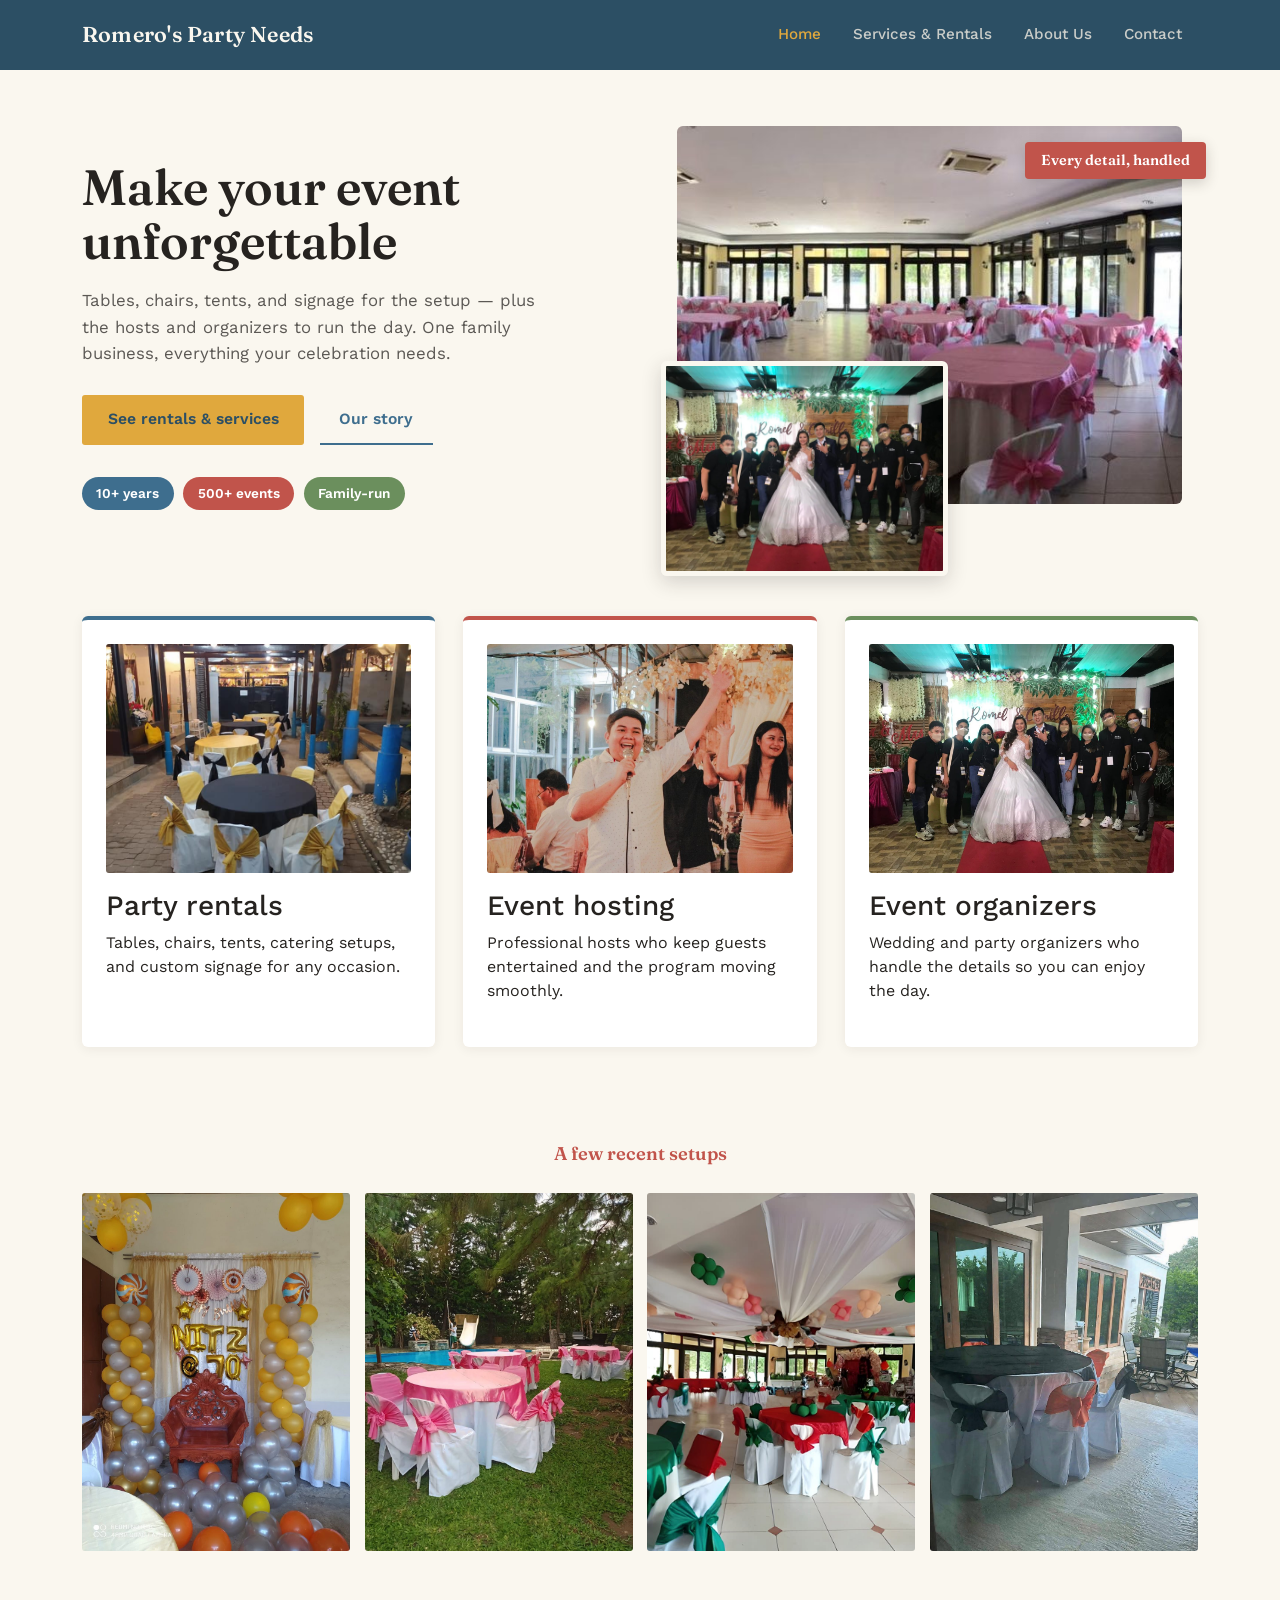
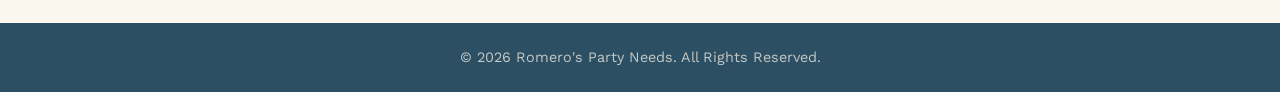
<file: index.html>
<!doctype html>
<html lang="en">
  <head>
    <meta charset="UTF-8" />
    <meta name="viewport" content="width=device-width, initial-scale=1.0" />
    <title>Romero's Party Needs | Home</title>

    <link
      href="https://cdn.jsdelivr.net/npm/bootstrap@5.3.0/dist/css/bootstrap.min.css"
      rel="stylesheet"
    />
    <link
      href="https://fonts.googleapis.com/css2?family=Fraunces:opsz,wght@9..144,500;9..144,600;9..144,700&family=Work+Sans:wght@400;500;600&display=swap"
      rel="stylesheet"
    />
    <link rel="stylesheet" href="assets/css/style.css" />
  </head>
  <body>
    <nav class="navbar navbar-expand-lg sticky-top site-nav">
      <div class="container">
        <a class="navbar-brand" href="index.html">Romero's Party Needs</a>
        <button
          class="navbar-toggler"
          type="button"
          data-bs-toggle="collapse"
          data-bs-target="#navbarNav"
        >
          <span class="navbar-toggler-icon"></span>
        </button>
        <div class="collapse navbar-collapse" id="navbarNav">
          <ul class="navbar-nav ms-auto">
            <li class="nav-item">
              <a class="nav-link active" href="index.html">Home</a>
            </li>
            <li class="nav-item">
              <a class="nav-link" href="services.html"
                >Services &amp; Rentals</a
              >
            </li>
            <li class="nav-item">
              <a class="nav-link" href="about.html">About Us</a>
            </li>
            <li class="nav-item">
              <a class="nav-link" href="contact.html">Contact</a>
            </li>
          </ul>
        </div>
      </div>
    </nav>

    <div class="awning awning--sm" aria-hidden="true"></div>

    <header class="hero">
      <div class="container hero-grid">
        <div class="hero-copy">
          <h1 class="hero-title">Make your event unforgettable</h1>
          <p class="hero-sub">
            Tables, chairs, tents, and signage for the setup — plus the hosts
            and organizers to run the day. One family business, everything your
            celebration needs.
          </p>
          <div class="hero-actions">
            <a href="services.html" class="btn-primary"
              >See rentals &amp; services</a
            >
            <a href="about.html" class="btn-ghost">Our story</a>
          </div>
          <div class="hero-stats">
            <span class="stat-chip stat-chip--blue">10+ years</span>
            <span class="stat-chip stat-chip--red">500+ events</span>
            <span class="stat-chip stat-chip--green">Family-run</span>
          </div>
        </div>
        <div class="hero-collage">
          <img
            class="collage-main"
            src="assets/img/rpn-tbch-4.jpg"
            alt="Elegant banquet hall setup by Romero's Party Needs"
          />
          <img
            class="collage-small"
            src="assets/img/sf-org.jpg"
            alt="Coordinators with a newlywed couple"
          />
          <span class="collage-badge">Every detail, handled</span>
        </div>
      </div>
    </header>

    <section class="offerings container">
      <div class="offerings-row">
        <div class="offering">
          <img
            class="offering-photo"
            src="assets/img/rpn-tbch-5.jpg"
            alt="Table and chair rental setup by Romero's Party Needs"
          />
          <h3>Party rentals</h3>
          <p>
            Tables, chairs, tents, catering setups, and custom signage for any
            occasion.
          </p>
        </div>
        <div class="offering">
          <img
            class="offering-photo"
            src="assets/img/sf-host.jpg"
            alt="Event host on stage at a party"
          />
          <h3>Event hosting</h3>
          <p>
            Professional hosts who keep guests entertained and the program
            moving smoothly.
          </p>
        </div>
        <div class="offering">
          <img
            class="offering-photo"
            src="assets/img/sf-org.jpg"
            alt="Event organizers with a newlywed couple"
          />
          <h3>Event organizers</h3>
          <p>
            Wedding and party organizers who handle the details so you can enjoy
            the day.
          </p>
        </div>
      </div>
    </section>

    <section class="mini-gallery">
      <div class="container">
        <h2 class="section-label section-label--center">A few recent setups</h2>
        <div class="mini-gallery-grid">
          <img
            src="assets/img/rpn-bd-2.jpg"
            alt="Birthday backdrop and balloon decor"
          />
          <img
            src="assets/img/rpn-tbch-2.jpg"
            alt="Poolside reception seating in pink"
          />
          <img
            src="assets/img/rpn-tbch.jpg"
            alt="Christmas party table setup in red and green"
          />
          <img
            src="assets/img/rpn-tbch-3.jpg"
            alt="Poolside patio seating setup"
          />
        </div>
      </div>
    </section>

    <footer class="site-footer">
      <div class="container">
        <p class="mb-0">
          &copy; 2026 Romero's Party Needs. All Rights Reserved.
        </p>
      </div>
    </footer>

    <script src="https://code.jquery.com/jquery-3.7.1.min.js"></script>
    <script src="https://cdn.jsdelivr.net/npm/bootstrap@5.3.0/dist/js/bootstrap.bundle.min.js"></script>
    <script src="assets/js/script.js"></script>
  </body>
</html>
</file>
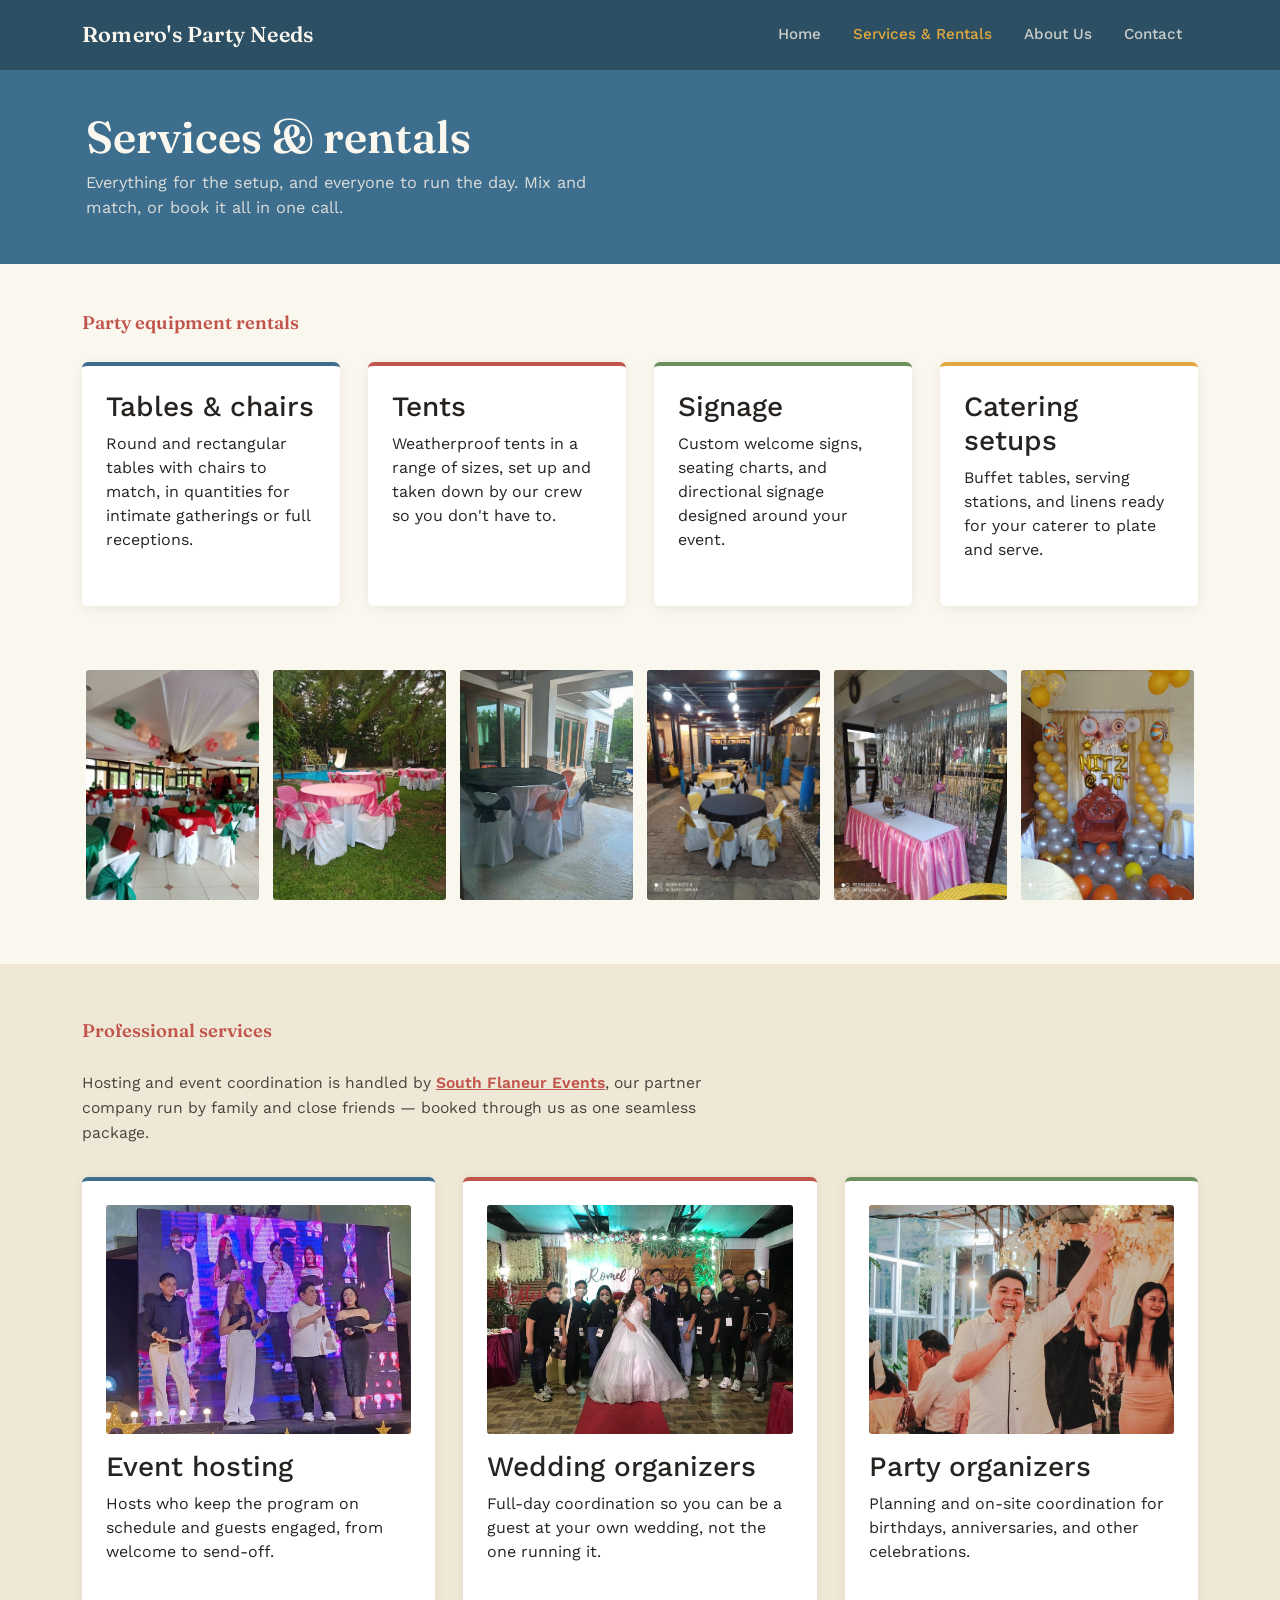
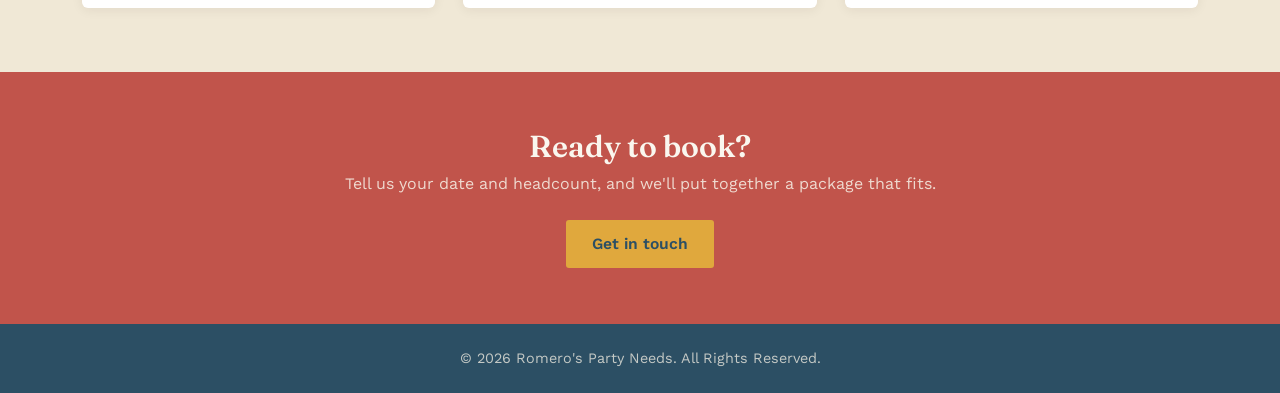
<file: services.html>
<!doctype html>
<html lang="en">
  <head>
    <meta charset="UTF-8" />
    <meta name="viewport" content="width=device-width, initial-scale=1.0" />
    <title>Services &amp; Rentals | Romero's Party Needs</title>

    <link
      href="https://cdn.jsdelivr.net/npm/bootstrap@5.3.0/dist/css/bootstrap.min.css"
      rel="stylesheet"
    />
    <link
      href="https://fonts.googleapis.com/css2?family=Fraunces:opsz,wght@9..144,500;9..144,600;9..144,700&family=Work+Sans:wght@400;500;600&display=swap"
      rel="stylesheet"
    />
    <link rel="stylesheet" href="assets/css/style.css" />
  </head>
  <body>
    <nav class="navbar navbar-expand-lg sticky-top site-nav">
      <div class="container">
        <a class="navbar-brand" href="index.html">Romero's Party Needs</a>
        <button
          class="navbar-toggler"
          type="button"
          data-bs-toggle="collapse"
          data-bs-target="#navbarNav"
        >
          <span class="navbar-toggler-icon"></span>
        </button>
        <div class="collapse navbar-collapse" id="navbarNav">
          <ul class="navbar-nav ms-auto">
            <li class="nav-item">
              <a class="nav-link" href="index.html">Home</a>
            </li>
            <li class="nav-item">
              <a class="nav-link active" href="services.html"
                >Services &amp; Rentals</a
              >
            </li>
            <li class="nav-item">
              <a class="nav-link" href="about.html">About Us</a>
            </li>
            <li class="nav-item">
              <a class="nav-link" href="contact.html">Contact</a>
            </li>
          </ul>
        </div>
      </div>
    </nav>

    <header class="page-header">
      <div class="awning awning--sm" aria-hidden="true"></div>
      <div class="container page-header-content">
        <h1 class="page-title">Services &amp; rentals</h1>
        <p class="page-sub">
          Everything for the setup, and everyone to run the day. Mix and match,
          or book it all in one call.
        </p>
      </div>
    </header>

    <section class="offerings container">
      <h2 class="section-label">Party equipment rentals</h2>
      <div class="offerings-row offerings-row--4">
        <div class="offering">
          <h3>Tables &amp; chairs</h3>
          <p>
            Round and rectangular tables with chairs to match, in quantities for
            intimate gatherings or full receptions.
          </p>
        </div>
        <div class="offering">
          <h3>Tents</h3>
          <p>
            Weatherproof tents in a range of sizes, set up and taken down by our
            crew so you don't have to.
          </p>
        </div>
        <div class="offering">
          <h3>Signage</h3>
          <p>
            Custom welcome signs, seating charts, and directional signage
            designed around your event.
          </p>
        </div>
        <div class="offering">
          <h3>Catering setups</h3>
          <p>
            Buffet tables, serving stations, and linens ready for your caterer
            to plate and serve.
          </p>
        </div>
      </div>
    </section>

    <section class="mini-gallery mini-gallery--tight container">
      <div class="mini-gallery-grid mini-gallery-grid--6">
        <img
          src="assets/img/rpn-tbch.jpg"
          alt="Red and green Christmas party table setup"
        />
        <img
          src="assets/img/rpn-tbch-2.jpg"
          alt="Pink poolside reception seating"
        />
        <img
          src="assets/img/rpn-tbch-3.jpg"
          alt="Poolside patio table and chair setup"
        />
        <img
          src="assets/img/rpn-tbch-5.jpg"
          alt="Black and gold table setup on a patio"
        />
        <img
          src="assets/img/rpn-bd.jpg"
          alt="Catering table with pink skirting and chafing dish"
        />
        <img
          src="assets/img/rpn-bd-2.jpg"
          alt="70th birthday balloon backdrop"
        />
      </div>
    </section>

    <section class="offerings offerings--alt">
      <div class="container">
        <h2 class="section-label">Professional services</h2>
        <p class="partner-note">
          Hosting and event coordination is handled by
          <a
            href="https://www.facebook.com/southflaneurevents"
            target="_blank"
            rel="noopener"
            >South Flaneur Events</a
          >, our partner company run by family and close friends — booked
          through us as one seamless package.
        </p>
        <div class="offerings-row offerings-row--3">
          <div class="offering">
            <img
              class="offering-photo"
              src="assets/img/sf-host-2.jpg"
              alt="South Flaneur Events hosts on stage"
            />
            <h3>Event hosting</h3>
            <p>
              Hosts who keep the program on schedule and guests engaged, from
              welcome to send-off.
            </p>
          </div>
          <div class="offering">
            <img
              class="offering-photo"
              src="assets/img/sf-org.jpg"
              alt="South Flaneur Events coordinators with a newlywed couple"
            />
            <h3>Wedding organizers</h3>
            <p>
              Full-day coordination so you can be a guest at your own wedding,
              not the one running it.
            </p>
          </div>
          <div class="offering">
            <img
              class="offering-photo"
              src="assets/img/sf-host.jpg"
              alt="South Flaneur Events host engaging the crowd"
            />
            <h3>Party organizers</h3>
            <p>
              Planning and on-site coordination for birthdays, anniversaries,
              and other celebrations.
            </p>
          </div>
        </div>
      </div>
    </section>

    <section class="cta-band">
      <div class="container cta-band-content">
        <h2>Ready to book?</h2>
        <p>
          Tell us your date and headcount, and we'll put together a package that
          fits.
        </p>
        <a href="contact.html" class="btn-primary">Get in touch</a>
      </div>
    </section>

    <footer class="site-footer">
      <div class="container">
        <p class="mb-0">
          &copy; 2026 Romero's Party Needs. All Rights Reserved.
        </p>
      </div>
    </footer>

    <script src="https://code.jquery.com/jquery-3.7.1.min.js"></script>
    <script src="https://cdn.jsdelivr.net/npm/bootstrap@5.3.0/dist/js/bootstrap.bundle.min.js"></script>
    <script src="assets/js/script.js"></script>
  </body>
</html>
</file>
<file: assets/css/style.css>
/* ==========================================================================
   Romero's Party Needs — tokens
   ========================================================================== */

:root {
  --ink: #262320;
  --cream: #faf7ef;
  --paper: #ffffff;
  --teal: #3e6e8e;        /* now the party "blue" — nav, footer, hero */
  --teal-dark: #2c4f64;
  --marigold: #e0a83d;    /* party "yellow" — buttons, CTAs */
  --wine: #c1544b;        /* party "red" — accents */
  --green: #6b8f5d;       /* new — third accent color */

  --font-display: "Fraunces", Georgia, serif;
  --font-body: "Work Sans", -apple-system, BlinkMacSystemFont, sans-serif;
}

* {
  box-sizing: border-box;
}

body {
  display: flex;
  flex-direction: column;
  min-height: 100vh;
  background: var(--cream);
  color: var(--ink);
  font-family: var(--font-body);
}

a {
  text-decoration: none;
}

/* ==========================================================================
   Navigation
   ========================================================================== */

.site-nav {
  background: var(--teal-dark);
  padding: 0.85rem 0;
}

.navbar-brand {
  font-family: var(--font-display);
  font-weight: 600;
  font-size: 1.35rem;
  color: var(--cream) !important;
  letter-spacing: 0.01em;
}

.site-nav .nav-link {
  color: rgba(247, 241, 230, 0.78) !important;
  font-weight: 500;
  font-size: 0.95rem;
  padding: 0.5rem 1rem !important;
  transition: color 0.15s ease;
}

.site-nav .nav-link:hover,
.site-nav .nav-link.active {
  color: var(--marigold) !important;
}

.navbar-toggler {
  border-color: rgba(247, 241, 230, 0.35);
}

.navbar-toggler-icon {
  filter: invert(1) grayscale(1);
}

/* ==========================================================================
   Hero — two column with photo collage
   ========================================================================== */

.hero {
  background: var(--cream);
  padding: 3.5rem 0 4.5rem;
}

.hero-grid {
  display: grid;
  grid-template-columns: 1.05fr 1fr;
  gap: 3rem;
  align-items: center;
}

.hero-title {
  font-family: var(--font-display);
  font-weight: 600;
  font-size: clamp(2.2rem, 4vw, 3.1rem);
  line-height: 1.1;
  color: var(--ink);
  margin-bottom: 1.1rem;
}

.hero-sub {
  color: rgba(38, 35, 32, 0.75);
  font-size: 1.05rem;
  line-height: 1.6;
  max-width: 46ch;
  margin-bottom: 1.75rem;
}

.hero-actions {
  display: flex;
  gap: 1rem;
  flex-wrap: wrap;
  margin-bottom: 2rem;
}

.hero-copy {
  opacity: 0;
  transition: opacity 0.4s ease;
}

.hero-copy.is-visible {
  opacity: 1;
}

.btn-primary {
  display: inline-block;
  background: var(--marigold);
  color: var(--teal-dark);
  border: none;
  cursor: pointer;
  font-weight: 600;
  font-size: 0.98rem;
  padding: 0.75rem 1.6rem;
  border-radius: 3px;
  transition: transform 0.15s ease, background 0.15s ease;
}

.btn-primary:hover {
  background: #eab55a;
  transform: translateY(-1px);
}

.btn-ghost {
  display: inline-block;
  padding: 0.75rem 1.2rem;
  font-weight: 600;
  font-size: 0.98rem;
  color: var(--teal);
  border-bottom: 2px solid var(--teal);
}

.hero-stats {
  display: flex;
  gap: 0.6rem;
  flex-wrap: wrap;
}

.stat-chip {
  font-size: 0.85rem;
  font-weight: 600;
  padding: 0.4rem 0.9rem;
  border-radius: 20px;
  color: #fff;
}

.stat-chip--blue { background: var(--teal); }
.stat-chip--red { background: var(--wine); }
.stat-chip--green { background: var(--green); }

.hero-collage {
  position: relative;
  padding: 0 1rem 2.5rem 0;
}

.collage-main {
  width: 100%;
  aspect-ratio: 4 / 3;
  object-fit: cover;
  border-radius: 6px;
}

.collage-small {
  position: absolute;
  bottom: -2rem;
  left: -1rem;
  width: 55%;
  aspect-ratio: 4 / 3;
  object-fit: cover;
  border-radius: 6px;
  border: 5px solid var(--cream);
  box-shadow: 0 6px 20px rgba(38, 35, 32, 0.18);
}

.collage-badge {
  position: absolute;
  top: 1rem;
  right: -0.5rem;
  background: var(--wine);
  color: #fff;
  font-family: var(--font-display);
  font-weight: 600;
  font-size: 0.9rem;
  padding: 0.5rem 1rem;
  border-radius: 4px;
  box-shadow: 0 4px 14px rgba(38, 35, 32, 0.2);
}

@media (max-width: 900px) {
  .hero-grid { grid-template-columns: 1fr; }
  .hero-collage { margin-top: 1rem; padding-bottom: 3rem; }
}


/* ==========================================================================
   Offerings
   ========================================================================== */

.offerings-row {
  display: grid;
  grid-template-columns: repeat(auto-fit, minmax(260px, 1fr));
  gap: 1.75rem;
}

.offering {
  background: var(--paper);
  border-radius: 6px;
  padding: 1.5rem 1.5rem 1.75rem;
  box-shadow: 0 2px 12px rgba(38, 35, 32, 0.07);
  border-top: 4px solid var(--teal);
}

.offering:nth-child(2) { border-top-color: var(--wine); }
.offering:nth-child(3) { border-top-color: var(--green); }
.offering:nth-child(4) { border-top-color: var(--marigold); }

.offering-photo {
  width: 100%;
  aspect-ratio: 4 / 3;
  object-fit: cover;
  border-radius: 3px;
  margin-bottom: 1rem;
}

/* ==========================================================================
   Interior page header (services / about / contact)
   ========================================================================== */

.page-header {
  background: var(--teal);
}

.page-header-content {
  padding: 2.5rem 1rem 2.75rem;
}

.page-title {
  font-family: var(--font-display);
  font-weight: 600;
  font-size: clamp(2rem, 4vw, 2.8rem);
  color: var(--cream);
  margin-bottom: 0.5rem;
}

.page-sub {
  color: rgba(247, 241, 230, 0.85);
  font-size: 1.02rem;
  max-width: 52ch;
  margin: 0;
}

/* ==========================================================================
   Section label + offerings variants
   ========================================================================== */

.section-label {
  font-family: var(--font-display);
  font-weight: 600;
  font-size: 1.15rem;
  color: var(--wine);
  margin: 3rem 0 1.75rem;
}

.offerings {
  padding-bottom: 2.5rem;
}

.offerings-row--4 {
  grid-template-columns: repeat(4, 1fr);
}

.offerings-row--3 {
  grid-template-columns: repeat(3, 1fr);
}

@media (max-width: 991px) {
  .offerings-row--4,
  .offerings-row--3 {
    grid-template-columns: repeat(2, 1fr);
  }
}

@media (max-width: 575px) {
  .offerings-row--4,
  .offerings-row--3 {
    grid-template-columns: 1fr;
  }
}

.offerings--alt {
  background: #f0e8d6;
  padding: 0.5rem 0 4rem;
}

/* ==========================================================================
   CTA band
   ========================================================================== */

.cta-band {
  background: var(--wine);
  padding: 3.5rem 1rem;
  text-align: center;
}

.cta-band-content h2 {
  font-family: var(--font-display);
  font-weight: 600;
  color: var(--cream);
  font-size: 1.9rem;
  margin-bottom: 0.5rem;
}

.cta-band-content p {
  color: rgba(247, 241, 230, 0.85);
  margin-bottom: 1.5rem;
}

.cta-band .btn-primary {
  color: var(--teal-dark);
}

/* ==========================================================================
   Mini gallery (home + services proof-of-work strips)
   ========================================================================== */

.mini-gallery {
  padding: 0.5rem 1rem 4.5rem;
}

.mini-gallery--tight {
  padding: 1.5rem 1rem 4rem;
}

.section-label--center {
  text-align: center;
}

.mini-gallery-grid {
  display: grid;
  grid-template-columns: repeat(4, 1fr);
  gap: 0.9rem;
}

.mini-gallery-grid--6 {
  grid-template-columns: repeat(6, 1fr);
}

.mini-gallery-grid img {
  width: 100%;
  aspect-ratio: 3 / 4;
  object-fit: cover;
  border-radius: 3px;
}

@media (max-width: 767px) {
  .mini-gallery-grid {
    grid-template-columns: repeat(2, 1fr);
  }
  .mini-gallery-grid--6 {
    grid-template-columns: repeat(3, 1fr);
  }
}

/* ==========================================================================
   Partner note (services page) + partner section (about page)
   ========================================================================== */

.partner-note {
  max-width: 62ch;
  font-size: 0.98rem;
  line-height: 1.6;
  color: rgba(36, 31, 27, 0.82);
  margin-bottom: 2rem;
}

.partner-note a {
  color: var(--wine);
  font-weight: 600;
  text-decoration: underline;
}

.partner {
  padding: 1rem 1rem 4rem;
  max-width: 900px;
}

.partner-row {
  display: flex;
  flex-wrap: wrap;
  gap: 2rem;
  align-items: center;
}

.partner-photos {
  display: grid;
  grid-template-columns: repeat(2, 1fr);
  gap: 0.75rem;
  flex: 1 1 320px;
}

.partner-photos img {
  width: 100%;
  aspect-ratio: 3 / 4;
  object-fit: cover;
  border-radius: 3px;
}

.partner-row p {
  flex: 1 1 280px;
  font-size: 1.02rem;
  line-height: 1.7;
  color: rgba(36, 31, 27, 0.85);
  margin: 0;
}

.partner-row a {
  color: var(--wine);
  font-weight: 600;
  text-decoration: underline;
}

/* ==========================================================================
   About — story + stats
   ========================================================================== */

.story {
  max-width: 68ch;
  padding: 3.5rem 1rem;
}

.story-photo {
  width: 100%;
  max-height: 360px;
  object-fit: cover;
  border-radius: 3px;
  margin-bottom: 2rem;
}

.story p {
  font-size: 1.05rem;
  line-height: 1.75;
  margin-bottom: 1.25rem;
  color: rgba(36, 31, 27, 0.88);
}

.stat-strip {
  background: #f0e8d6;
  padding: 2.75rem 1rem;
}

.stat-row {
  display: flex;
  flex-wrap: wrap;
  gap: 2.5rem;
  justify-content: center;
  text-align: center;
}

.stat-number {
  display: block;
  font-family: var(--font-display);
  font-weight: 600;
  font-size: 2.1rem;
  color: var(--wine);
}

.stat-label {
  font-size: 0.92rem;
  color: rgba(36, 31, 27, 0.75);
}

/* ==========================================================================
   Contact form
   ========================================================================== */

.contact-section {
  max-width: 560px;
  padding: 3.5rem 1rem 4.5rem;
}

.form-row {
  margin-bottom: 1.4rem;
  display: flex;
  flex-direction: column;
}

.form-row label {
  font-weight: 500;
  font-size: 0.92rem;
  margin-bottom: 0.4rem;
  color: var(--ink);
}

.form-row input,
.form-row textarea {
  border: 1px solid rgba(36, 31, 27, 0.25);
  border-radius: 3px;
  padding: 0.6rem 0.75rem;
  font-family: var(--font-body);
  font-size: 0.97rem;
  background: #fffdf8;
  color: var(--ink);
}

.form-row input:focus,
.form-row textarea:focus {
  outline: 2px solid var(--marigold);
  outline-offset: 1px;
  border-color: var(--marigold);
}

.field-error {
  display: none;
  color: var(--wine);
  font-size: 0.85rem;
  margin-top: 0.35rem;
}

.form-row.has-error input,
.form-row.has-error textarea {
  border-color: var(--wine);
}

.form-row.has-error .field-error {
  display: block;
}

.form-success {
  display: none;
  margin-top: 1.25rem;
  color: var(--teal);
  font-weight: 500;
}

.form-success.is-visible {
  display: block;
}

/* ==========================================================================
   Footer
   ========================================================================== */

.site-footer {
  background: var(--teal-dark);
  color: rgba(247, 241, 230, 0.75);
  text-align: center;
  padding: 1.5rem 0;
  margin-top: auto;
  font-size: 0.9rem;
}

/* ==========================================================================
   ==========================================================================
   Booking system additions (booking, appointments, account, admin)
   Everything below reuses the tokens defined at the top of this file.
   ==========================================================================
   ========================================================================== */

/* ---------- Buttons & small utilities ------------------------------------ */

button.btn-primary,
button.btn-ghost {
  border: 0;
  cursor: pointer;
  font-family: var(--font-body);
}

button.btn-ghost {
  background: transparent;
  border-bottom: 2px solid var(--teal);
  border-radius: 0;
}

.btn-primary:disabled {
  opacity: 0.55;
  cursor: not-allowed;
  transform: none;
}

.btn-block {
  display: block;
  width: 100%;
  text-align: center;
}

.btn-nav {
  padding: 0.5rem 1.1rem;
  font-size: 0.92rem;
}

.btn-danger-link,
.link-btn {
  background: none;
  border: 0;
  padding: 0;
  font: inherit;
  font-weight: 600;
  font-size: 0.92rem;
  color: var(--teal);
  cursor: pointer;
}

.btn-danger-link,
.link-danger {
  color: var(--wine) !important;
}

.btn-danger-link:hover,
.link-btn:hover {
  text-decoration: underline;
}

.inline-form {
  display: inline-flex;
  align-items: center;
  gap: 0.6rem;
  margin: 0;
}

.muted { color: rgba(38, 35, 32, 0.6); }
.small { font-size: 0.86rem; }
.text-danger { color: var(--wine) !important; }

.row-between {
  display: flex;
  justify-content: space-between;
  align-items: flex-start;
  gap: 1rem;
  flex-wrap: wrap;
}

.label-hint {
  font-weight: 400;
  font-size: 0.85rem;
  color: rgba(38, 35, 32, 0.6);
}

.fine-print {
  font-size: 0.85rem;
  color: rgba(38, 35, 32, 0.65);
  margin-top: 1rem;
}

.empty-state {
  color: rgba(38, 35, 32, 0.6);
  padding: 0.5rem 0;
}

.panel--flush .empty-state {
  padding: 1.25rem 1.5rem;
}

.notice {
  background: #fdf3dc;
  border-left: 4px solid var(--marigold);
  padding: 0.85rem 1.1rem;
  border-radius: 3px;
  margin-bottom: 1.5rem;
}

.page-eyebrow {
  margin: 0 0 0.5rem;
  font-size: 0.9rem;
}

.page-eyebrow a {
  color: rgba(247, 241, 230, 0.85);
}

/* Selects & disabled fields match the existing input style */
.form-row select {
  border: 1px solid rgba(36, 31, 27, 0.25);
  border-radius: 3px;
  padding: 0.6rem 0.75rem;
  font-family: var(--font-body);
  font-size: 0.97rem;
  background: #fffdf8;
  color: var(--ink);
}

.form-row select:focus {
  outline: 2px solid var(--marigold);
  outline-offset: 1px;
}

.form-row input:disabled {
  background: #f3efe6;
  color: rgba(38, 35, 32, 0.6);
}

.form-row.has-error select {
  border-color: var(--wine);
}

.form-errors {
  background: #fbeceb;
  border-left: 4px solid var(--wine);
  padding: 0.9rem 1.2rem;
  border-radius: 3px;
  margin-bottom: 1.5rem;
  color: #7a2d27;
}

.form-errors ul {
  margin: 0.35rem 0 0;
  padding-left: 1.1rem;
}

/* ---------- Flash messages ------------------------------------------------ */

.flash-stack {
  margin-top: 1rem;
}

.flash {
  display: flex;
  justify-content: space-between;
  align-items: center;
  gap: 1rem;
  padding: 0.8rem 1.1rem;
  border-radius: 4px;
  margin-bottom: 0.6rem;
  font-weight: 500;
  background: #e7f0f6;
  color: var(--teal-dark);
  border-left: 4px solid var(--teal);
}

.flash-success { background: #eaf2e5; color: #3e5a33; border-left-color: var(--green); }
.flash-error   { background: #fbeceb; color: #7a2d27; border-left-color: var(--wine); }

.flash-close {
  background: none;
  border: 0;
  font-size: 1.3rem;
  line-height: 1;
  color: inherit;
  cursor: pointer;
}

/* ---------- Status badges ------------------------------------------------- */

.status-badge {
  display: inline-block;
  font-size: 0.75rem;
  font-weight: 600;
  letter-spacing: 0.02em;
  text-transform: uppercase;
  padding: 0.2rem 0.55rem;
  border-radius: 20px;
  vertical-align: middle;
  background: #ece6d8;
  color: var(--ink);
}

.status-pending   { background: #fdf0d2; color: #8a5f10; }
.status-confirmed { background: #dfeaf2; color: var(--teal-dark); }
.status-completed,
.status-paid      { background: #e3eedd; color: #3e5a33; }
.status-cancelled { background: #eeeae3; color: rgba(38, 35, 32, 0.55); }
.status-unpaid    { background: #fbe3e1; color: #8c3129; }
.status-partial   { background: #fdf0d2; color: #8a5f10; }
.status-scheduled { background: #dfeaf2; color: var(--teal-dark); }
.status-new       { background: #fbe3e1; color: #8c3129; }
.status-replied   { background: #e3eedd; color: #3e5a33; }
.status-closed    { background: #eeeae3; color: rgba(38, 35, 32, 0.55); }

/* ---------- Panels & tables ---------------------------------------------- */

.panel {
  background: var(--paper);
  border-radius: 6px;
  box-shadow: 0 2px 12px rgba(38, 35, 32, 0.07);
  padding: 1.5rem;
  margin-bottom: 1.5rem;
  border: 0;
}

.panel--flush {
  padding: 0;
  overflow-x: auto;
}

.panel-title {
  font-family: var(--font-display);
  font-weight: 600;
  font-size: 1.2rem;
  color: var(--ink);
  margin-bottom: 1rem;
}

/* A <legend> normally sits on the fieldset's border; floating it puts it
   inside the panel like the other panel titles. */
fieldset.panel > legend.panel-title {
  float: left;
  width: 100%;
  padding: 0;
  display: flex;
  align-items: center;
  gap: 0.6rem;
  flex-wrap: wrap;
}

fieldset.panel > legend.panel-title + * {
  clear: both;
}

.panel-note:empty {
  display: none;
}

.panel-note {
  font-size: 0.92rem;
  color: rgba(38, 35, 32, 0.65);
}

.data-table {
  width: 100%;
  border-collapse: collapse;
  font-size: 0.94rem;
}

.data-table th {
  text-align: left;
  font-weight: 600;
  font-size: 0.78rem;
  text-transform: uppercase;
  letter-spacing: 0.04em;
  color: rgba(38, 35, 32, 0.6);
  padding: 0.75rem 1rem;
  border-bottom: 2px solid #ece6d8;
  white-space: nowrap;
}

.data-table td {
  padding: 0.75rem 1rem;
  border-bottom: 1px solid #f0ebe0;
  vertical-align: top;
}

.data-table .num {
  text-align: right;
  white-space: nowrap;
}

.data-table tfoot td {
  border-bottom: 0;
  padding-top: 0.45rem;
  padding-bottom: 0.45rem;
  color: rgba(38, 35, 32, 0.75);
}

.data-table .total-row td {
  font-weight: 700;
  font-size: 1.05rem;
  color: var(--ink);
  border-top: 2px solid #ece6d8;
}

.data-table--compact td,
.data-table--compact th {
  padding: 0.5rem 0.6rem;
}

.data-table a {
  color: var(--teal-dark);
}

.row-muted td {
  opacity: 0.55;
}

.group-row td {
  background: #f7f2e7;
  font-family: var(--font-display);
  font-weight: 600;
  color: var(--wine);
  padding-top: 0.5rem;
  padding-bottom: 0.5rem;
}

.row-actions {
  white-space: nowrap;
  text-align: right;
}

.row-actions > * + * {
  margin-left: 0.75rem;
}

.plain-list {
  list-style: none;
  padding: 0;
  margin: 0;
}

.plain-list li {
  padding: 0.65rem 0;
  border-bottom: 1px solid #f0ebe0;
  line-height: 1.5;
}

.plain-list li:last-child {
  border-bottom: 0;
}

/* ---------- Home: how booking works --------------------------------------- */

.how-it-works {
  background: #f0e8d6;
  padding: 1rem 1rem 4rem;
}

.steps {
  list-style: none;
  padding: 0;
  display: grid;
  grid-template-columns: repeat(auto-fit, minmax(240px, 1fr));
  gap: 1.5rem;
  margin: 0 0 2rem;
}

.step {
  background: var(--paper);
  border-radius: 6px;
  padding: 1.5rem;
  box-shadow: 0 2px 12px rgba(38, 35, 32, 0.07);
}

.step h3 {
  font-family: var(--font-display);
  font-size: 1.15rem;
  margin: 0.75rem 0 0.4rem;
}

.step p {
  margin: 0;
  color: rgba(38, 35, 32, 0.75);
}

.step-num {
  display: inline-flex;
  align-items: center;
  justify-content: center;
  width: 2rem;
  height: 2rem;
  border-radius: 50%;
  background: var(--marigold);
  color: var(--teal-dark);
  font-weight: 700;
  font-size: 0.95rem;
  flex-shrink: 0;
}

/* ---------- Services page: price lists + date check ---------------------- */

.date-check {
  display: flex;
  flex-wrap: wrap;
  align-items: center;
  gap: 0.75rem 1rem;
  background: var(--paper);
  border-radius: 6px;
  box-shadow: 0 2px 12px rgba(38, 35, 32, 0.07);
  padding: 1rem 1.25rem;
  margin-top: 2rem;
}

.date-check label {
  font-weight: 600;
}

.date-check input {
  border: 1px solid rgba(36, 31, 27, 0.25);
  border-radius: 3px;
  padding: 0.45rem 0.6rem;
  background: #fffdf8;
}

.date-check-result.is-ok,
.date-status.is-ok { color: #3e5a33; }
.date-check-result.is-error,
.date-status.is-error { color: var(--wine); }
.date-check-result a { color: var(--wine); font-weight: 600; }

.rental-category {
  background: var(--paper);
  border-radius: 6px;
  box-shadow: 0 2px 12px rgba(38, 35, 32, 0.07);
  margin-bottom: 1.75rem;
  overflow: hidden;
}

.rental-category-head {
  display: flex;
  gap: 1.25rem;
  align-items: center;
  padding: 1.25rem 1.5rem;
  border-bottom: 1px solid #f0ebe0;
}

.rental-category-head img {
  width: 96px;
  height: 72px;
  object-fit: cover;
  border-radius: 4px;
  flex-shrink: 0;
}

.rental-category-head h3 {
  font-family: var(--font-display);
  font-size: 1.25rem;
  margin: 0 0 0.25rem;
}

.rental-category-head p {
  margin: 0;
  color: rgba(38, 35, 32, 0.7);
  font-size: 0.95rem;
}

.price-list {
  list-style: none;
  margin: 0;
  padding: 0 1.5rem;
}

.price-list li {
  display: grid;
  grid-template-columns: 1fr auto auto;
  align-items: center;
  gap: 1rem;
  padding: 0.85rem 0;
  border-bottom: 1px dashed #e8e0cf;
}

.price-list li:last-child {
  border-bottom: 0;
}

.price-list-name small {
  display: block;
  color: rgba(38, 35, 32, 0.6);
  font-size: 0.85rem;
}

.price-list-stock {
  font-size: 0.85rem;
  color: rgba(38, 35, 32, 0.6);
  white-space: nowrap;
}

.price-list-stock.is-low,
.service-slot.is-low {
  color: var(--wine);
  font-weight: 600;
}

.price-list-price {
  font-weight: 600;
  white-space: nowrap;
  color: var(--teal-dark);
}

.price-list-price small {
  font-weight: 400;
  color: rgba(38, 35, 32, 0.6);
}

.offering-price {
  font-weight: 600;
  color: var(--teal-dark);
  margin-bottom: 0.25rem;
}

.offering-price small {
  font-weight: 400;
  color: rgba(38, 35, 32, 0.6);
}

.service-slot {
  font-size: 0.85rem;
  color: #3e5a33;
}

.contact-tip {
  background: #f0e8d6;
  border-radius: 4px;
  padding: 0.85rem 1rem;
  font-size: 0.95rem;
  margin-bottom: 1.75rem;
}

.contact-tip a {
  color: var(--wine);
  font-weight: 600;
}

@media (max-width: 600px) {
  .price-list li { grid-template-columns: 1fr auto; }
  .price-list-stock { grid-column: 1 / -1; order: 3; }
  .rental-category-head img { display: none; }
}

/* ---------- Booking page -------------------------------------------------- */

.booking-page {
  padding: 2.5rem 1rem 4rem;
}

.booking-layout {
  display: grid;
  grid-template-columns: minmax(0, 1fr) 340px;
  gap: 1.75rem;
  align-items: start;
}

.booking-summary {
  position: sticky;
  top: 90px;
}

@media (max-width: 991px) {
  .booking-layout { grid-template-columns: 1fr; }
  .booking-summary { position: static; }
}

.booking-date-row {
  display: grid;
  grid-template-columns: 300px 1fr;
  gap: 1.5rem;
  margin-bottom: 0.5rem;
}

@media (max-width: 700px) {
  .booking-date-row { grid-template-columns: 1fr; }
}

.time-row {
  display: grid;
  grid-template-columns: repeat(auto-fit, minmax(130px, 1fr));
  gap: 0 1rem;
}

.date-status {
  font-size: 0.88rem;
  margin-top: 0.4rem;
  min-height: 1.2em;
}

/* Calendar (booking page) */
.booking-calendar {
  border: 1px solid #ece6d8;
  border-radius: 6px;
  padding: 0.75rem;
  background: #fffdf8;
  align-self: start;
}

.cal-head {
  display: flex;
  align-items: center;
  justify-content: space-between;
  margin-bottom: 0.5rem;
}

.cal-label {
  font-family: var(--font-display);
  font-weight: 600;
}

.cal-nav {
  background: none;
  border: 1px solid #e3dccb;
  border-radius: 4px;
  width: 2rem;
  height: 2rem;
  font-size: 1.2rem;
  line-height: 1;
  cursor: pointer;
}

.cal-nav:disabled {
  opacity: 0.3;
  cursor: default;
}

.cal-grid {
  display: grid;
  grid-template-columns: repeat(7, 1fr);
  gap: 3px;
}

.cal-wd {
  text-align: center;
  font-size: 0.72rem;
  font-weight: 600;
  color: rgba(38, 35, 32, 0.5);
  padding: 0.2rem 0;
}

.cal-day {
  aspect-ratio: 1;
  border: 0;
  border-radius: 4px;
  font-size: 0.85rem;
  font-family: var(--font-body);
  background: transparent;
  cursor: pointer;
  position: relative;
}

.cal-day.is-open    { background: #e3eedd; color: #2f4627; }
.cal-day.is-limited { background: #fdf0d2; color: #7a530c; }
.cal-day.is-full,
.cal-day.is-blocked { background: #f6dedb; color: rgba(122, 45, 39, 0.6); text-decoration: line-through; cursor: not-allowed; }
.cal-day.is-unavailable { color: rgba(38, 35, 32, 0.28); cursor: not-allowed; }
.cal-day.is-pad { cursor: default; }

.cal-day:not(:disabled):not(.is-pad):hover {
  outline: 2px solid var(--marigold);
}

.cal-day.is-selected {
  background: var(--teal-dark) !important;
  color: #fff !important;
}

.cal-legend {
  display: flex;
  flex-wrap: wrap;
  gap: 0.75rem;
  font-size: 0.75rem;
  color: rgba(38, 35, 32, 0.65);
  margin-top: 0.6rem;
}

.dot {
  display: inline-block;
  width: 0.7rem;
  height: 0.7rem;
  border-radius: 2px;
  margin-right: 0.3rem;
  vertical-align: -1px;
}

.dot-open    { background: #cfe2c6; }
.dot-limited { background: #f7dfa6; }
.dot-full    { background: #f0c4bf; }

/* Rental item rows */
.item-group-title {
  font-family: var(--font-display);
  font-weight: 600;
  font-size: 1rem;
  color: var(--wine);
  margin: 1.25rem 0 0.5rem;
}

.item-list {
  border: 1px solid #f0ebe0;
  border-radius: 6px;
}

.item-row {
  display: grid;
  grid-template-columns: 1fr auto auto;
  align-items: center;
  gap: 1rem;
  padding: 0.65rem 0.9rem;
  border-bottom: 1px solid #f0ebe0;
  transition: background 0.3s ease;
}

.item-row:last-child {
  border-bottom: 0;
}

.item-name {
  display: block;
  font-weight: 500;
}

.item-price {
  font-size: 0.85rem;
  color: rgba(38, 35, 32, 0.6);
}

.avail-badge {
  font-size: 0.78rem;
  font-weight: 600;
  color: #3e5a33;
  background: #e3eedd;
  padding: 0.2rem 0.55rem;
  border-radius: 20px;
  white-space: nowrap;
}

.item-row.is-out .avail-badge {
  color: #8c3129;
  background: #fbe3e1;
}

.item-row.is-out .item-info {
  opacity: 0.5;
}

.item-row.was-reduced {
  background: #fdf0d2;
}

.qty-control {
  display: inline-flex;
  align-items: center;
  border: 1px solid rgba(36, 31, 27, 0.2);
  border-radius: 4px;
  overflow: hidden;
}

.qty-btn {
  border: 0;
  background: #f7f2e7;
  width: 2rem;
  height: 2.1rem;
  font-size: 1.1rem;
  cursor: pointer;
}

.qty-btn:hover {
  background: #efe6d2;
}

.qty-input {
  width: 3.6rem;
  border: 0;
  text-align: center;
  font-family: var(--font-body);
  font-size: 0.95rem;
  -moz-appearance: textfield;
}

.qty-input::-webkit-outer-spin-button,
.qty-input::-webkit-inner-spin-button {
  -webkit-appearance: none;
  margin: 0;
}

@media (max-width: 560px) {
  .item-row { grid-template-columns: 1fr auto; }
  .avail-badge { grid-column: 1; justify-self: start; }
}

/* Service checkboxes */
.service-options {
  display: grid;
  grid-template-columns: repeat(auto-fit, minmax(220px, 1fr));
  gap: 0.9rem;
}

.service-option {
  display: flex;
  gap: 0.75rem;
  align-items: flex-start;
  border: 1px solid #ece6d8;
  border-radius: 6px;
  padding: 0.9rem;
  cursor: pointer;
  transition: border-color 0.15s ease, background 0.15s ease;
}

.service-option:has(input:checked) {
  border-color: var(--marigold);
  background: #fffaf0;
}

.service-option.is-full {
  opacity: 0.55;
  cursor: not-allowed;
}

.service-option input {
  margin-top: 0.3rem;
  accent-color: var(--teal-dark);
}

.service-option-body {
  display: flex;
  flex-direction: column;
  gap: 0.15rem;
}

.service-option-name { font-weight: 600; }
.service-option-desc { font-size: 0.85rem; color: rgba(38, 35, 32, 0.65); }
.service-option-price { font-weight: 600; color: var(--teal-dark); }

.service-option.is-full .service-slot {
  color: var(--wine);
  font-weight: 600;
}

/* Summary panel */
.summary-panel {
  border-top: 4px solid var(--marigold);
}

.summary-date {
  font-weight: 600;
  color: var(--teal-dark);
}

.summary-lines {
  list-style: none;
  padding: 0;
  margin: 0 0 1rem;
  font-size: 0.9rem;
  max-height: 320px;
  overflow-y: auto;
}

.summary-lines li {
  display: flex;
  justify-content: space-between;
  gap: 0.75rem;
  padding: 0.35rem 0;
  border-bottom: 1px dashed #ece6d8;
}

.summary-lines .summary-empty {
  color: rgba(38, 35, 32, 0.5);
  border: 0;
}

.summary-totals {
  margin: 0 0 1.25rem;
}

.summary-totals > div {
  display: flex;
  justify-content: space-between;
  padding: 0.3rem 0;
  font-size: 0.92rem;
}

.summary-totals dt { font-weight: 400; }
.summary-totals dd { margin: 0; }

.summary-total {
  border-top: 2px solid #ece6d8;
  margin-top: 0.4rem;
  padding-top: 0.6rem !important;
  font-size: 1.15rem !important;
  font-weight: 700;
}

.summary-total dt { font-weight: 700; }

.summary-dp {
  color: rgba(38, 35, 32, 0.65);
}

/* ---------- Appointment time slots --------------------------------------- */

.slot-grid {
  display: flex;
  flex-wrap: wrap;
  gap: 0.5rem;
}

.slot {
  position: relative;
  cursor: pointer;
}

.slot input {
  position: absolute;
  opacity: 0;
}

.slot span {
  display: inline-block;
  padding: 0.55rem 0.95rem;
  border: 1px solid rgba(36, 31, 27, 0.25);
  border-radius: 4px;
  background: #fffdf8;
  font-size: 0.92rem;
  font-weight: 500;
}

.slot input:checked + span {
  background: var(--teal-dark);
  border-color: var(--teal-dark);
  color: #fff;
}

.slot input:focus-visible + span {
  outline: 2px solid var(--marigold);
}

.slot.is-taken {
  cursor: not-allowed;
}

.slot.is-taken span {
  opacity: 0.45;
  text-decoration: line-through;
}

/* ---------- Booking details (customer + admin) --------------------------- */

.detail-page {
  padding: 2.5rem 1rem 4rem;
}

.detail-status-bar {
  display: flex;
  justify-content: space-between;
  align-items: center;
  flex-wrap: wrap;
  gap: 1rem;
  margin-bottom: 1.5rem;
}

.detail-status-bar .status-badge {
  font-size: 0.85rem;
  padding: 0.3rem 0.8rem;
}

.detail-actions {
  display: flex;
  flex-wrap: wrap;
  align-items: center;
  gap: 1.1rem;
}

.detail-grid {
  display: grid;
  grid-template-columns: repeat(auto-fit, minmax(320px, 1fr));
  gap: 0 1.5rem;
}

.detail-list {
  margin: 0 0 1rem;
}

.detail-list > div {
  display: grid;
  grid-template-columns: 170px 1fr;
  gap: 1rem;
  padding: 0.45rem 0;
  border-bottom: 1px solid #f5f0e6;
}

.detail-list dt {
  font-weight: 500;
  color: rgba(38, 35, 32, 0.6);
}

.detail-list dd {
  margin: 0;
}

.timeline {
  list-style: none;
  padding: 0 0 0 1.1rem;
  margin: 0;
  border-left: 2px solid #ece6d8;
}

.timeline li {
  position: relative;
  padding: 0 0 1rem 0.5rem;
}

.timeline li::before {
  content: "";
  position: absolute;
  left: -1.55rem;
  top: 0.35rem;
  width: 0.7rem;
  height: 0.7rem;
  border-radius: 50%;
  background: var(--marigold);
  border: 2px solid var(--paper);
}

.timeline-when {
  display: block;
  font-size: 0.8rem;
  color: rgba(38, 35, 32, 0.55);
}

.compact-form .form-row {
  margin-bottom: 0.9rem;
}

.payment-form {
  margin-top: 1.25rem;
  padding-top: 1.25rem;
  border-top: 1px solid #f0ebe0;
}

/* ---------- Customer account --------------------------------------------- */

.account-page {
  padding: 2.5rem 1rem 4rem;
}

.quick-actions {
  display: grid;
  grid-template-columns: repeat(auto-fit, minmax(220px, 1fr));
  gap: 1rem;
}

.quick-action {
  background: var(--paper);
  border-radius: 6px;
  box-shadow: 0 2px 12px rgba(38, 35, 32, 0.07);
  padding: 1.1rem 1.25rem;
  color: var(--ink);
  border-left: 4px solid var(--teal);
  transition: transform 0.15s ease;
}

.quick-action:nth-child(2) { border-left-color: var(--wine); }
.quick-action:nth-child(3) { border-left-color: var(--green); }

.quick-action:hover {
  transform: translateY(-2px);
  color: var(--ink);
}

.quick-action strong,
.quick-action span {
  display: block;
}

.quick-action span {
  font-size: 0.88rem;
  color: rgba(38, 35, 32, 0.6);
}

.account-grid {
  display: grid;
  grid-template-columns: minmax(0, 1fr) 320px;
  gap: 2rem;
  align-items: start;
}

.account-side {
  margin-top: 3rem;
}

@media (max-width: 900px) {
  .account-grid { grid-template-columns: 1fr; }
  .account-side { margin-top: 0; }
}

.booking-cards {
  display: flex;
  flex-direction: column;
  gap: 0.75rem;
}

.booking-card {
  display: grid;
  grid-template-columns: auto 1fr auto;
  gap: 1.1rem;
  align-items: center;
  background: var(--paper);
  border-radius: 6px;
  box-shadow: 0 2px 12px rgba(38, 35, 32, 0.07);
  padding: 0.9rem 1.1rem;
  color: var(--ink);
  transition: transform 0.15s ease;
}

.booking-card:hover {
  transform: translateY(-2px);
  color: var(--ink);
}

.booking-cards--muted .booking-card {
  opacity: 0.75;
}

.booking-card-date {
  text-align: center;
  background: var(--teal-dark);
  color: var(--cream);
  border-radius: 4px;
  width: 3.4rem;
  padding: 0.35rem 0;
  line-height: 1.1;
}

.booking-card-month {
  display: block;
  font-size: 0.72rem;
  text-transform: uppercase;
  letter-spacing: 0.06em;
}

.booking-card-day {
  display: block;
  font-family: var(--font-display);
  font-size: 1.45rem;
  font-weight: 600;
}

.booking-card-body {
  display: flex;
  flex-direction: column;
  min-width: 0;
}

.booking-card-title {
  font-weight: 600;
}

.booking-card-body .muted {
  font-size: 0.88rem;
  white-space: nowrap;
  overflow: hidden;
  text-overflow: ellipsis;
}

.booking-card-meta {
  display: flex;
  flex-direction: column;
  align-items: flex-end;
  gap: 0.2rem;
}

.booking-card-total {
  font-weight: 600;
}

@media (max-width: 560px) {
  .booking-card { grid-template-columns: auto 1fr; }
  .booking-card-meta { grid-column: 1 / -1; flex-direction: row; justify-content: space-between; align-items: center; }
}

.appt-list {
  list-style: none;
  padding: 0;
}

.appt-item {
  display: flex;
  justify-content: space-between;
  align-items: center;
  gap: 1rem;
  flex-wrap: wrap;
  background: var(--paper);
  border-radius: 6px;
  box-shadow: 0 2px 12px rgba(38, 35, 32, 0.07);
  padding: 0.9rem 1.1rem;
  margin-bottom: 0.75rem;
}

.appt-actions {
  display: flex;
  align-items: center;
  gap: 1rem;
}

/* ---------- Admin ----------------------------------------------------------- */

.admin-bar {
  background: var(--teal);
}

.admin-bar .container {
  display: flex;
  align-items: center;
  gap: 1rem;
}

.admin-bar-label {
  font-family: var(--font-display);
  font-weight: 600;
  color: var(--marigold);
  font-size: 0.95rem;
}

.admin-tabs {
  display: flex;
  overflow-x: auto;
  scrollbar-width: none;
}

/* On desktop, wrap onto a second row rather than hiding tabs off the edge
   (phones keep the single swipeable row). */
@media (min-width: 992px) {
  .admin-tabs { flex-wrap: wrap; overflow-x: visible; }
}

.admin-tab {
  color: rgba(247, 241, 230, 0.8);
  padding: 0.75rem 0.7rem;
  font-size: 0.9rem;
  font-weight: 500;
  white-space: nowrap;
  border-bottom: 3px solid transparent;
}

.admin-tab:hover {
  color: #fff;
}

.admin-tab.active {
  color: #fff;
  border-bottom-color: var(--marigold);
}

.admin-count {
  display: inline-block;
  background: var(--wine);
  color: #fff;
  font-size: 0.72rem;
  font-weight: 700;
  border-radius: 20px;
  padding: 0.05rem 0.45rem;
  margin-left: 0.25rem;
}

.admin-page {
  padding: 2rem 1rem 4rem;
}

.admin-head {
  display: flex;
  justify-content: space-between;
  align-items: center;
  flex-wrap: wrap;
  gap: 1rem;
  margin-bottom: 1.5rem;
}

.admin-title {
  font-family: var(--font-display);
  font-weight: 600;
  font-size: 1.8rem;
  margin: 0;
}

.admin-title .status-badge {
  font-size: 0.75rem;
  vertical-align: middle;
}

.stat-cards {
  display: grid;
  grid-template-columns: repeat(auto-fit, minmax(180px, 1fr));
  gap: 1rem;
  margin-bottom: 1.75rem;
}

.stat-card {
  background: var(--paper);
  border-radius: 6px;
  box-shadow: 0 2px 12px rgba(38, 35, 32, 0.07);
  padding: 1.1rem 1.25rem;
  color: var(--ink);
  border-top: 4px solid var(--teal);
}

.stat-card:nth-child(2) { border-top-color: var(--green); }
.stat-card:nth-child(3) { border-top-color: var(--marigold); }
.stat-card:nth-child(4) { border-top-color: var(--wine); }

a.stat-card:hover {
  color: var(--ink);
  transform: translateY(-2px);
  transition: transform 0.15s ease;
}

.stat-card-value {
  display: block;
  font-family: var(--font-display);
  font-size: 1.6rem;
  font-weight: 600;
}

.stat-card-label {
  font-size: 0.86rem;
  color: rgba(38, 35, 32, 0.65);
}

.admin-grid {
  display: grid;
  grid-template-columns: minmax(0, 1fr) 340px;
  gap: 1.5rem;
  align-items: start;
}

.admin-grid--wide-left {
  grid-template-columns: minmax(0, 1fr) 360px;
}

@media (max-width: 991px) {
  .admin-grid,
  .admin-grid--wide-left { grid-template-columns: 1fr; }
}

.admin-grid > .panel {
  overflow-x: auto;
}

.pill-row {
  display: flex;
  flex-wrap: wrap;
  gap: 0.5rem;
  margin-bottom: 1rem;
}

.pill {
  padding: 0.35rem 0.9rem;
  border-radius: 20px;
  background: var(--paper);
  border: 1px solid #e3dccb;
  color: var(--ink);
  font-size: 0.88rem;
  font-weight: 500;
}

.pill.active {
  background: var(--teal-dark);
  border-color: var(--teal-dark);
  color: #fff;
}

.filter-bar {
  display: flex;
  flex-wrap: wrap;
  align-items: center;
  gap: 0.75rem;
  margin-bottom: 1.25rem;
}

.admin-head .filter-bar {
  margin-bottom: 0;
}

.filter-bar input,
.filter-bar select,
.status-actions input[type="text"],
.day-plan input[type="text"] {
  border: 1px solid rgba(36, 31, 27, 0.25);
  border-radius: 3px;
  padding: 0.45rem 0.6rem;
  background: #fffdf8;
  font-family: var(--font-body);
  font-size: 0.92rem;
}

.filter-bar input[type="search"] {
  min-width: 240px;
}

.filter-bar label {
  font-size: 0.88rem;
  display: inline-flex;
  align-items: center;
  gap: 0.4rem;
}

.status-actions {
  display: flex;
  flex-wrap: wrap;
  align-items: center;
  gap: 1rem;
  padding: 1rem 1.25rem;
}

.status-actions input[type="text"] {
  flex: 1 1 260px;
}

.stock-bar {
  height: 4px;
  background: #e3eedd;
  border-radius: 2px;
  margin-top: 0.3rem;
  min-width: 60px;
  overflow: hidden;
}

.stock-bar span {
  display: block;
  height: 100%;
  background: var(--marigold);
}

.delete-form {
  margin-top: 1.5rem;
  padding-top: 1rem;
  border-top: 1px solid #f0ebe0;
  display: flex;
  gap: 0.75rem;
  align-items: center;
}

/* Admin month calendar */
.cal-month-nav {
  display: flex;
  align-items: center;
  gap: 1rem;
}

.admin-cal {
  display: grid;
  grid-template-columns: repeat(7, minmax(0, 1fr));
  gap: 4px;
  margin-bottom: 0.75rem;
}

.admin-cal-wd {
  text-align: center;
  font-size: 0.78rem;
  font-weight: 600;
  text-transform: uppercase;
  color: rgba(38, 35, 32, 0.55);
  padding: 0.3rem 0;
}

.admin-cal-day {
  background: var(--paper);
  min-height: 108px;
  border-radius: 4px;
  padding: 0.35rem 0.4rem;
  display: flex;
  flex-direction: column;
  gap: 3px;
  color: var(--ink);
  box-shadow: 0 1px 4px rgba(38, 35, 32, 0.06);
  overflow: hidden;
}

.admin-cal-day:hover {
  outline: 2px solid var(--marigold);
  color: var(--ink);
}

.admin-cal-day.is-pad {
  background: transparent;
  box-shadow: none;
}

.admin-cal-day.is-pad:hover { outline: 0; }
.admin-cal-day.is-past { opacity: 0.6; }
.admin-cal-day.is-today { box-shadow: inset 0 0 0 2px var(--teal); }
.admin-cal-day.is-selected { outline: 3px solid var(--teal-dark); }
.admin-cal-day.is-blocked { background: repeating-linear-gradient(45deg, #fff, #fff 6px, #f8ecea 6px, #f8ecea 12px); }
.admin-cal-day.is-full { background: #fdf3f1; }

.admin-cal-num {
  font-weight: 600;
  font-size: 0.88rem;
  display: flex;
  justify-content: space-between;
}

.admin-cal-count {
  font-size: 0.7rem;
  color: rgba(38, 35, 32, 0.55);
  font-weight: 500;
}

.cal-chip {
  display: inline-block;
  font-size: 0.7rem;
  line-height: 1.3;
  padding: 0.1rem 0.35rem;
  border-radius: 3px;
  white-space: nowrap;
  overflow: hidden;
  text-overflow: ellipsis;
  background: #eee;
}

.cal-chip--pending   { background: #fdf0d2; color: #7a530c; }
.cal-chip--confirmed { background: #dfeaf2; color: var(--teal-dark); }
.cal-chip--completed { background: #e3eedd; color: #3e5a33; }
.cal-chip--appt      { background: #efe3f3; color: #5d3b6a; }
.cal-chip--blocked   { background: #f6dedb; color: #8c3129; }

.cal-key .cal-chip {
  margin-right: 0.25rem;
}

@media (max-width: 700px) {
  .admin-cal-day { min-height: 64px; }
  .admin-cal-day .cal-chip { font-size: 0; padding: 0; height: 6px; }
}

.inquiry.is-new {
  border-left: 4px solid var(--wine);
}

.inquiry-body {
  margin: 0.85rem 0 0.5rem;
  line-height: 1.6;
}

/* ---------- Print: booking slip ------------------------------------------ */

@media print {
  .site-nav,
  .site-footer,
  .awning,
  .no-print,
  .flash-stack,
  .detail-actions {
    display: none !important;
  }
  .page-header { background: none; }
  .page-title, .page-sub, .page-eyebrow a { color: var(--ink) !important; }
  .panel { box-shadow: none; border: 1px solid #ddd; break-inside: avoid; }
}

/* Plain text links inside app pages use the site palette, not Bootstrap blue */
.account-page a:not([class]),
.admin-page a:not([class]),
.detail-page a:not([class]),
.contact-section a:not([class]),
.booking-page a:not([class]) {
  color: var(--teal-dark);
  font-weight: 500;
}


/* ==========================================================================
   Capstone additions: error pages, accounts, photos, system check
   ========================================================================== */

/* ---------- Friendly error pages (403 / 404) ----------------------------- */
.error-page {
  max-width: 620px;
  padding: 5rem 1rem 6rem;
  text-align: center;
}

.error-code {
  font-family: var(--font-display);
  font-size: 4.5rem;
  font-weight: 700;
  line-height: 1;
  color: var(--marigold);
  margin-bottom: 0.5rem;
}

.error-title {
  font-family: var(--font-display);
  font-weight: 600;
  font-size: 1.9rem;
}

.error-message {
  color: rgba(38, 35, 32, 0.7);
  margin: 0.75rem auto 2rem;
  max-width: 46ch;
}

.error-actions {
  display: flex;
  gap: 1rem;
  justify-content: center;
  flex-wrap: wrap;
}

/* ---------- Accounts ------------------------------------------------------- */
.role-badge {
  display: inline-block;
  font-size: 0.75rem;
  font-weight: 600;
  padding: 0.2rem 0.6rem;
  border-radius: 4px;
  background: #ece6d8;
}

.role-admin {
  background: var(--teal-dark);
  color: var(--cream);
}

.check-row {
  display: flex;
  align-items: center;
  gap: 0.5rem;
  font-size: 0.94rem;
  margin: 0.25rem 0 1.25rem;
  cursor: pointer;
}

.check-row input {
  accent-color: var(--teal-dark);
  width: 1rem;
  height: 1rem;
}

.admin-title .muted.small {
  font-family: var(--font-body);
  font-weight: 400;
  margin-left: 0.5rem;
}

.admin-title-link {
  font-family: var(--font-body);
  font-weight: 500;
  margin-left: 0.75rem;
  color: var(--wine);
}

/* ---------- Photos --------------------------------------------------------- */
.thumb {
  display: inline-block;
  width: 64px;
  height: 48px;
  object-fit: cover;
  border-radius: 4px;
  background: #f0ebe0;
  vertical-align: middle;
}

.thumb--inline {
  width: 40px;
  height: 40px;
  margin-right: 0.6rem;
  float: left;
}

.photo-current {
  display: flex;
  align-items: center;
  gap: 1rem;
  margin-bottom: 0.6rem;
}

.photo-current img,
.photo-preview {
  width: 120px;
  height: 90px;
  object-fit: cover;
  border-radius: 4px;
}

.photo-current .check-row {
  margin: 0;
}

.photo-preview {
  margin-top: 0.6rem;
  outline: 2px solid var(--marigold);
}

.photo-input {
  font-size: 0.9rem;
}

.price-list-thumb,
.item-thumb {
  width: 44px;
  height: 44px;
  object-fit: cover;
  border-radius: 4px;
  float: left;
  margin-right: 0.75rem;
}

.item-info:has(.item-thumb) {
  min-height: 44px;
}

/* ---------- System check --------------------------------------------------- */
.check-summary {
  display: flex;
  gap: 0.5rem;
  flex-wrap: wrap;
}

.check-group-title {
  padding: 1.1rem 1.25rem 0;
  margin-bottom: 0.25rem;
}

.check-status {
  width: 2rem;
}

.check-dot {
  display: inline-block;
  width: 0.8rem;
  height: 0.8rem;
  border-radius: 50%;
  margin-top: 0.3rem;
}

.check-ok   { background: var(--green); }
.check-warn { background: var(--marigold); }
.check-fail { background: var(--wine); }

.detail-list--compact > div {
  grid-template-columns: 1fr auto;
}

/* Accounts table: stack Edit / Deactivate so the table fits its panel */
.action-stack {
  display: flex;
  flex-direction: column;
  align-items: flex-start;
  gap: 0.35rem;
}

.nowrap {
  white-space: nowrap;
}

/* ==========================================================================
   Admin: header actions, pagination, busy buttons
   ========================================================================== */

.admin-head-actions {
  display: flex;
  flex-wrap: wrap;
  align-items: center;
  gap: 0.75rem;
}

.admin-head-actions select {
  border: 1px solid rgba(36, 31, 27, 0.25);
  border-radius: 3px;
  padding: 0.45rem 0.6rem;
  background: #fffdf8;
  font-family: var(--font-body);
  font-size: 0.92rem;
}

.pager {
  display: flex;
  flex-wrap: wrap;
  justify-content: space-between;
  align-items: center;
  gap: 0.75rem;
  margin: -0.5rem 0 1.5rem;
}

.pager-links {
  display: inline-flex;
  align-items: center;
  gap: 0.75rem;
}

.pager .btn-ghost {
  padding: 0.4rem 0.2rem;
}

/* A submitted form's buttons, while the next page loads. */
button.is-busy,
.is-busy[type="submit"] {
  cursor: progress;
  opacity: 0.65;
}

/* ==========================================================================
   Admin: Reports. One series in the brand blue (a little more saturated
   than --teal so it reads clearly as data). Columns are capped at 24px with
   a 4px rounded top; the hover/focus tooltip covers the whole column slot.
   ========================================================================== */

.rpt-chart {
  --rpt-bar: #2f6f9f;
  --rpt-grid: #ece6d8;
  display: grid;
  grid-template-columns: auto 1fr;
  grid-template-rows: 220px auto;
  column-gap: 0.75rem;
  margin: 1rem 0 0.5rem;
}

.rpt-axis {
  display: flex;
  flex-direction: column;
  justify-content: space-between;
  align-items: flex-end;
  font-size: 0.75rem;
  color: rgba(38, 35, 32, 0.6);
  font-variant-numeric: tabular-nums;
  transform: translateY(-0.5em);
  margin-bottom: -1em;
}

.rpt-plot {
  position: relative;
  display: grid;
  grid-template-columns: repeat(12, 1fr);
  align-items: end;
  height: 100%;
  border-bottom: 1px solid rgba(38, 35, 32, 0.35);
  /* Recessive hairline gridlines at the top and middle of the scale. */
  background:
    linear-gradient(var(--rpt-grid), var(--rpt-grid)) top / 100% 1px no-repeat,
    linear-gradient(var(--rpt-grid), var(--rpt-grid)) center / 100% 1px no-repeat;
}

.rpt-col {
  position: relative;
  height: 100%;
  display: flex;
  justify-content: center;
  align-items: flex-end;
  outline: none;
  cursor: default;
}

.rpt-col-bar {
  display: block;
  width: min(24px, 60%);
  background: var(--rpt-bar);
  border-radius: 4px 4px 0 0;
  transition: filter 0.15s ease;
}

.rpt-col:hover .rpt-col-bar,
.rpt-col:focus-visible .rpt-col-bar {
  filter: brightness(0.85);
}

.rpt-col:focus-visible {
  box-shadow: inset 0 0 0 2px rgba(47, 111, 159, 0.35);
  border-radius: 4px;
}

.rpt-col-value {
  position: absolute;
  left: 50%;
  transform: translate(-50%, -0.35rem);
  font-size: 0.78rem;
  font-weight: 600;
  color: var(--ink);
  white-space: nowrap;
}

.rpt-tip {
  position: absolute;
  bottom: 0.6rem; /* reports.php sets it just above each column's bar */
  left: 50%;
  transform: translateX(-50%);
  z-index: 5;
  display: none;
  flex-direction: column;
  gap: 0.1rem;
  min-width: 170px;
  padding: 0.55rem 0.7rem;
  background: var(--paper);
  color: var(--ink);
  border: 1px solid #e4dccb;
  border-radius: 6px;
  box-shadow: 0 6px 20px rgba(38, 35, 32, 0.14);
  font-size: 0.82rem;
  pointer-events: none;
}

.rpt-col:hover .rpt-tip,
.rpt-col:focus-visible .rpt-tip {
  display: flex;
}

/* Keep the tooltips of the first and last months inside the panel. */
.rpt-col:nth-child(-n+2) .rpt-tip { left: 0; transform: none; }
.rpt-col:nth-last-child(-n+2) .rpt-tip { left: auto; right: 0; transform: none; }

.rpt-months {
  grid-column: 2;
  display: grid;
  grid-template-columns: repeat(12, 1fr);
  text-align: center;
  font-size: 0.75rem;
  color: rgba(38, 35, 32, 0.6);
  padding-top: 0.35rem;
}

.rpt-table-toggle summary {
  cursor: pointer;
  font-size: 0.9rem;
  color: var(--teal);
  font-weight: 600;
  margin: 0.75rem 0;
}

/* Horizontal bars inside the Top items table: thin bar, value at its tip. */
.rpt-bar-cell {
  display: flex;
  align-items: center;
  gap: 0.5rem;
  min-width: 180px;
}

.rpt-hbar-track {
  flex: 1 1 auto;
  min-width: 60px;
}

.rpt-hbar {
  display: block;
  height: 12px;
  min-width: 2px;
  background: var(--rpt-bar, #2f6f9f);
  border-radius: 0 4px 4px 0;
}

.rpt-bars {
  --rpt-bar: #2f6f9f;
}

.rpt-hbar-value {
  font-size: 0.86rem;
  white-space: nowrap;
  font-variant-numeric: tabular-nums;
}

.rpt-scroll {
  overflow-x: auto;
}

@media (max-width: 600px) {
  .rpt-chart { grid-template-rows: 180px auto; }
  .rpt-months span:nth-child(even) { visibility: hidden; }
  /* Phones: the figures matter more than the bars. */
  .rpt-hbar-track { display: none; }
  .rpt-bar-cell { min-width: 0; justify-content: flex-end; }
  .rpt-bars th:last-child { text-align: right; }
  .rpt-bars .hide-sm { display: none; }
  .rpt-bars th, .rpt-bars td { padding: 0.65rem 0.5rem; }
}

@media print {
  .admin-head-actions, .pager, .rpt-tip { display: none !important; }
}
</file>
